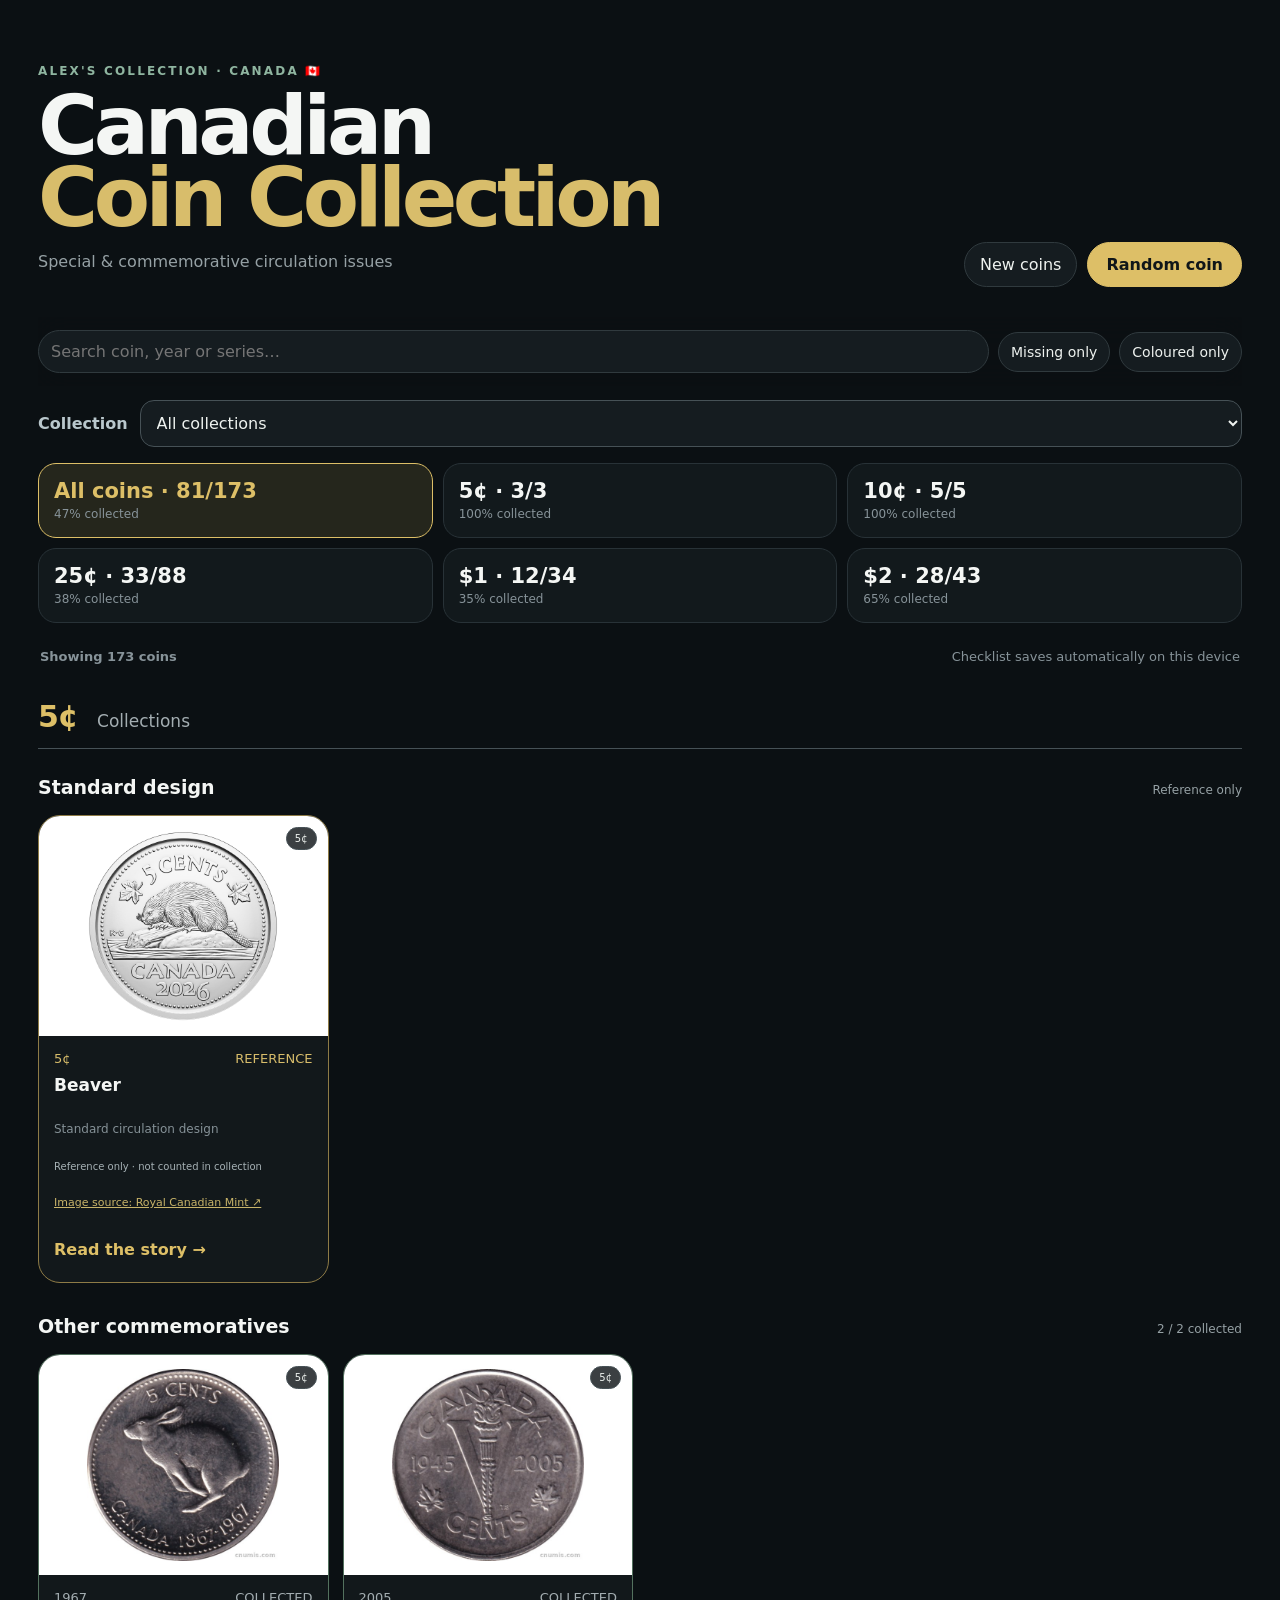
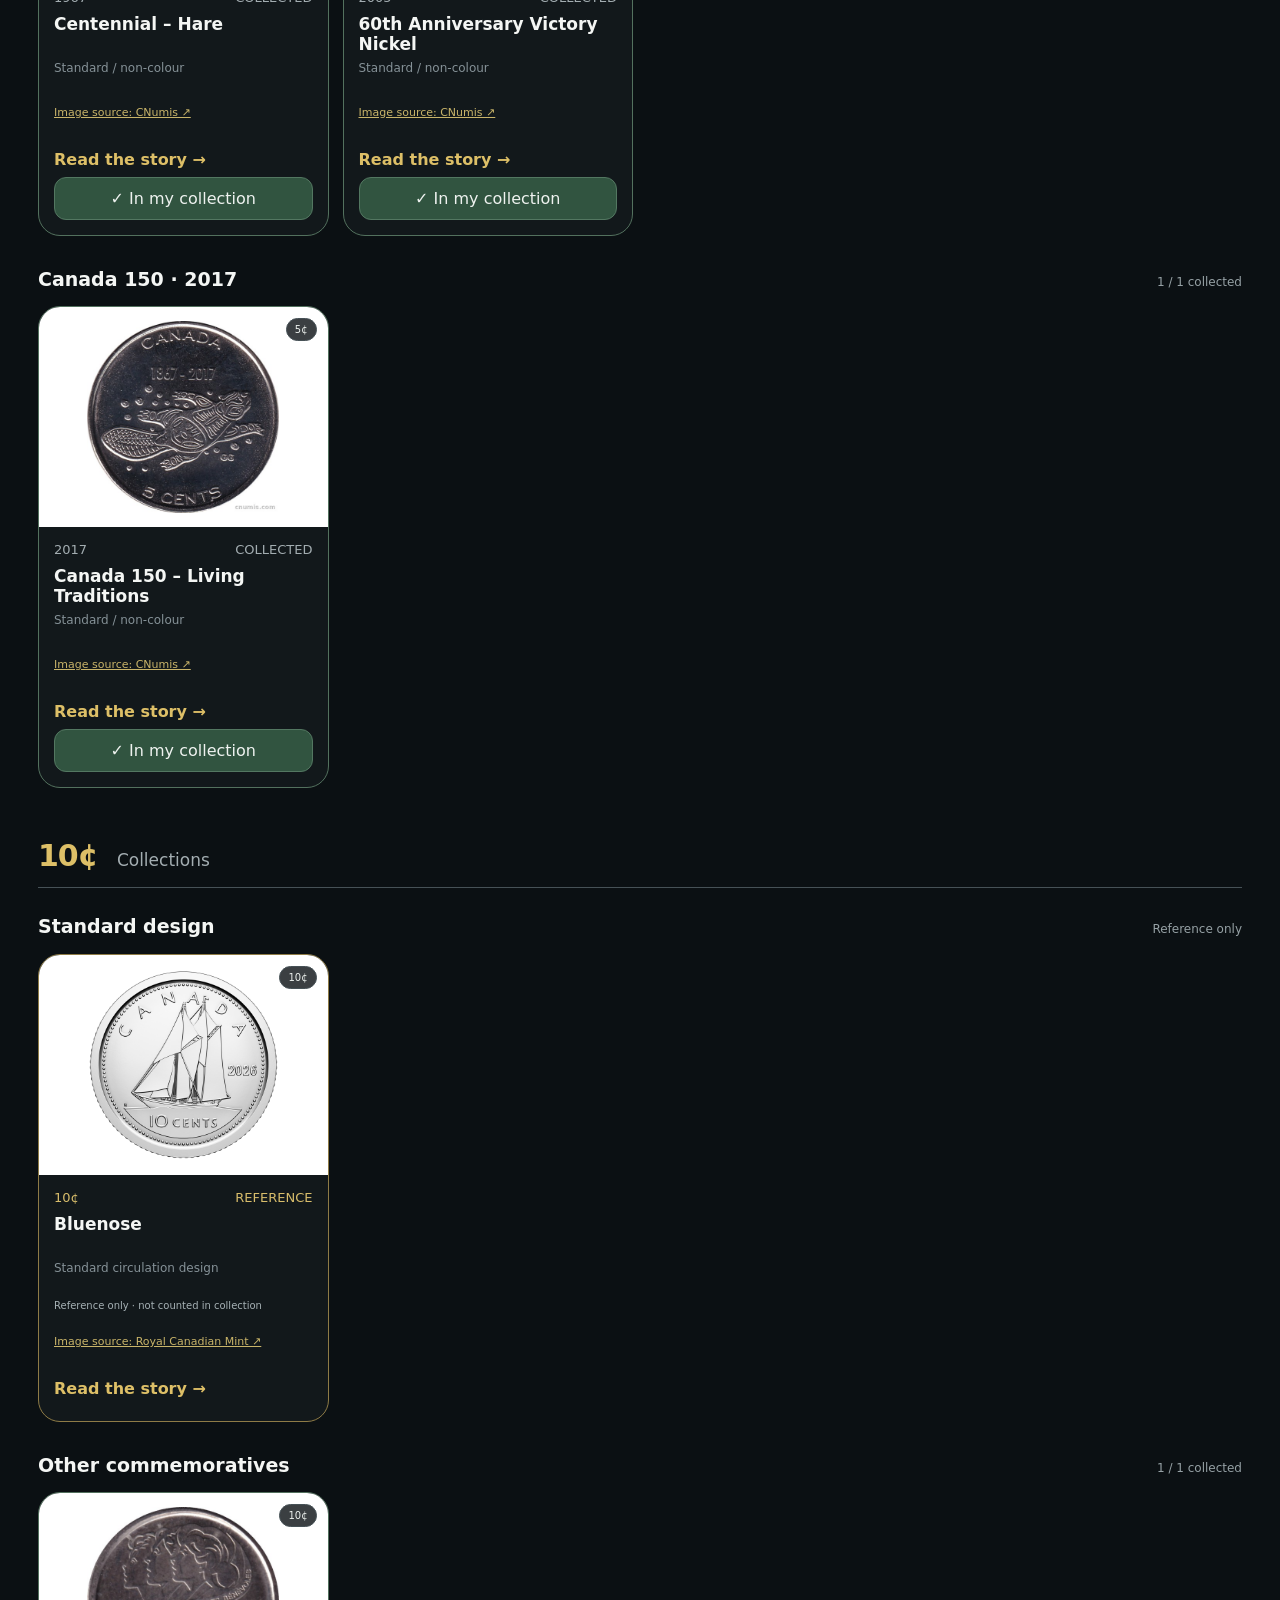
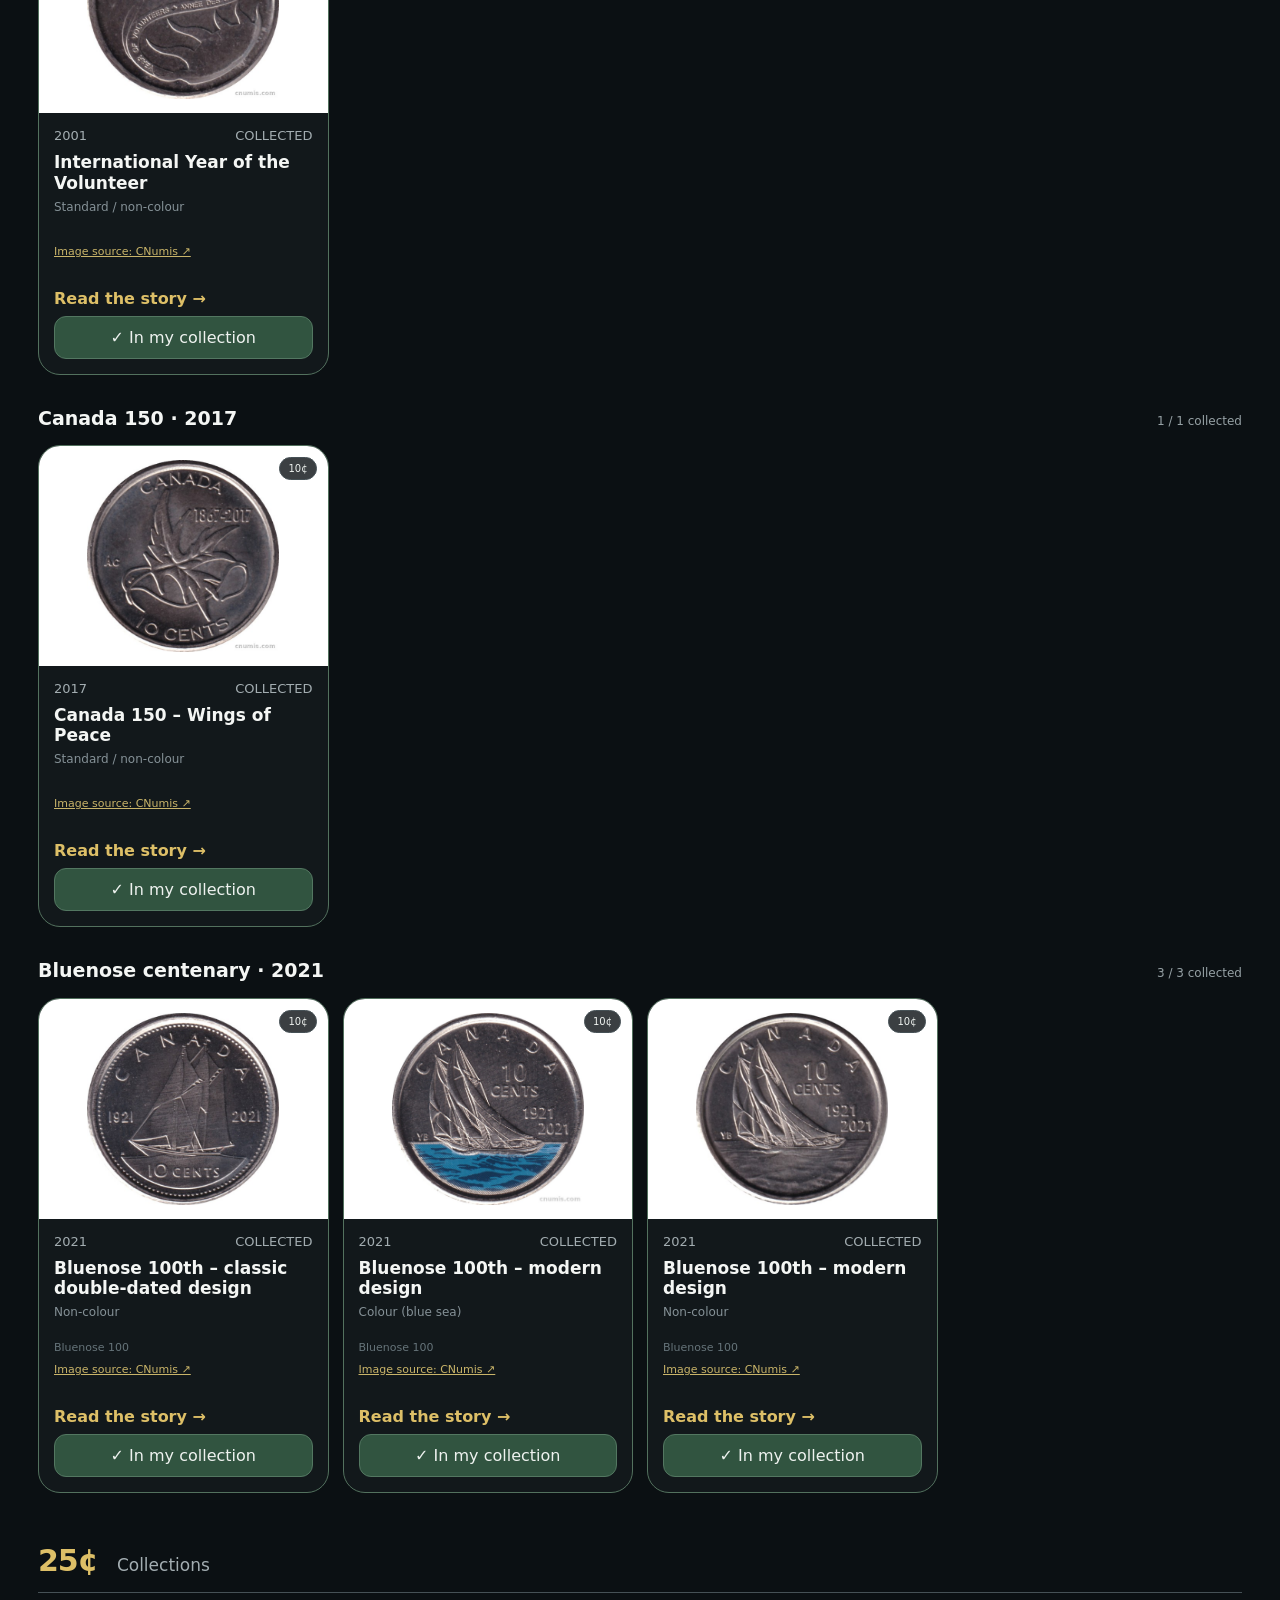
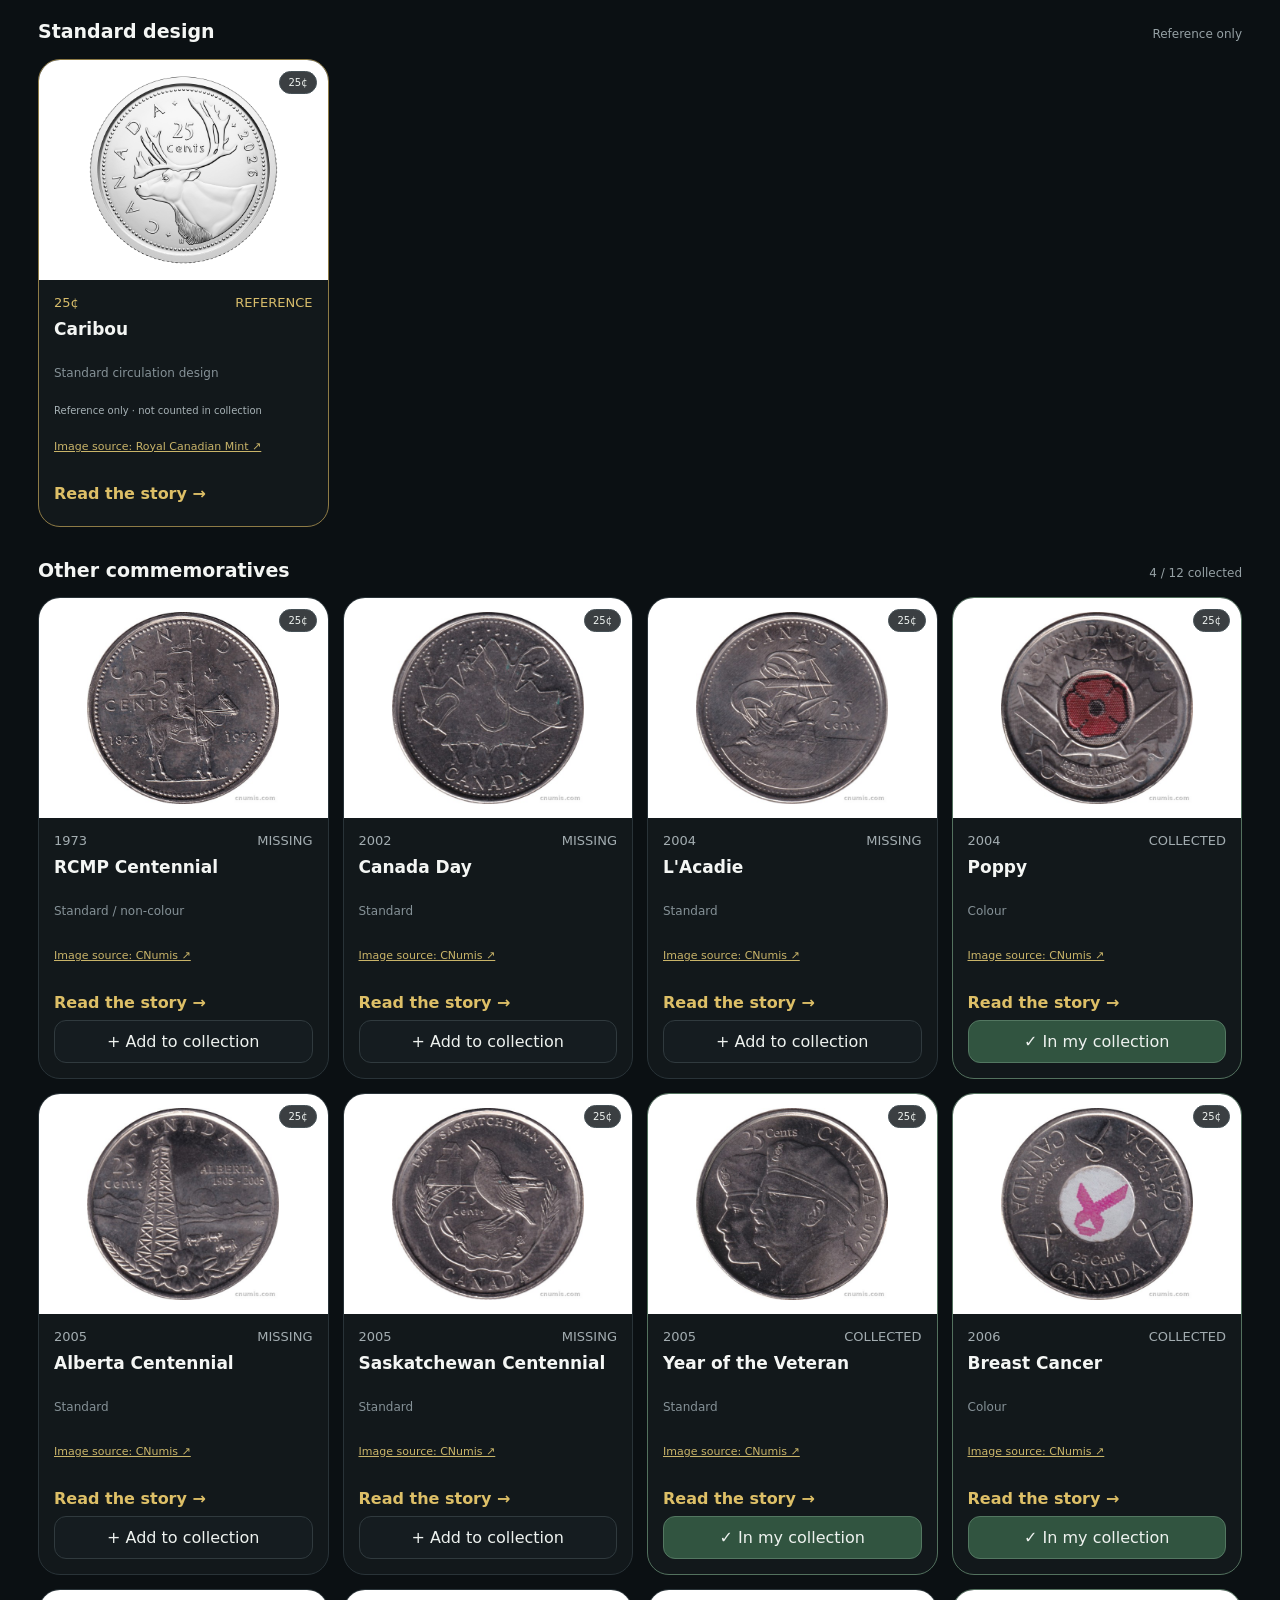
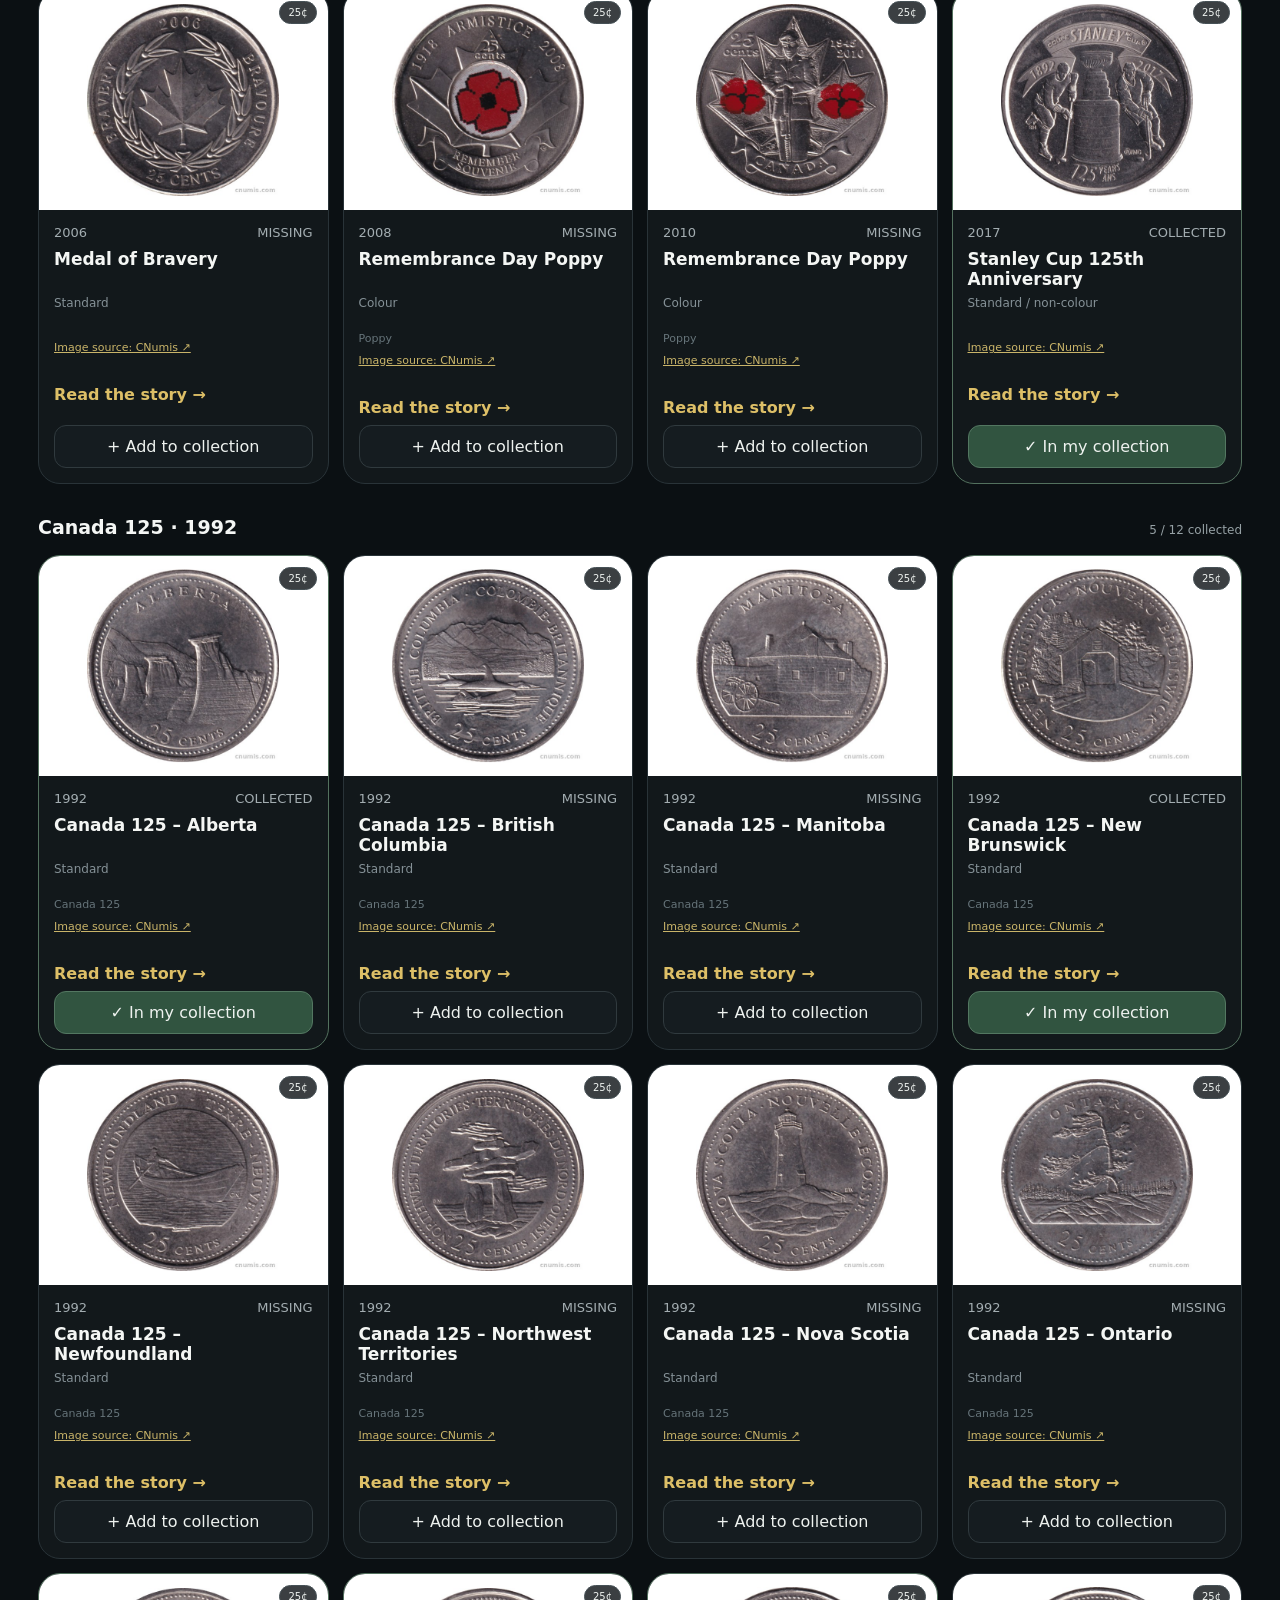
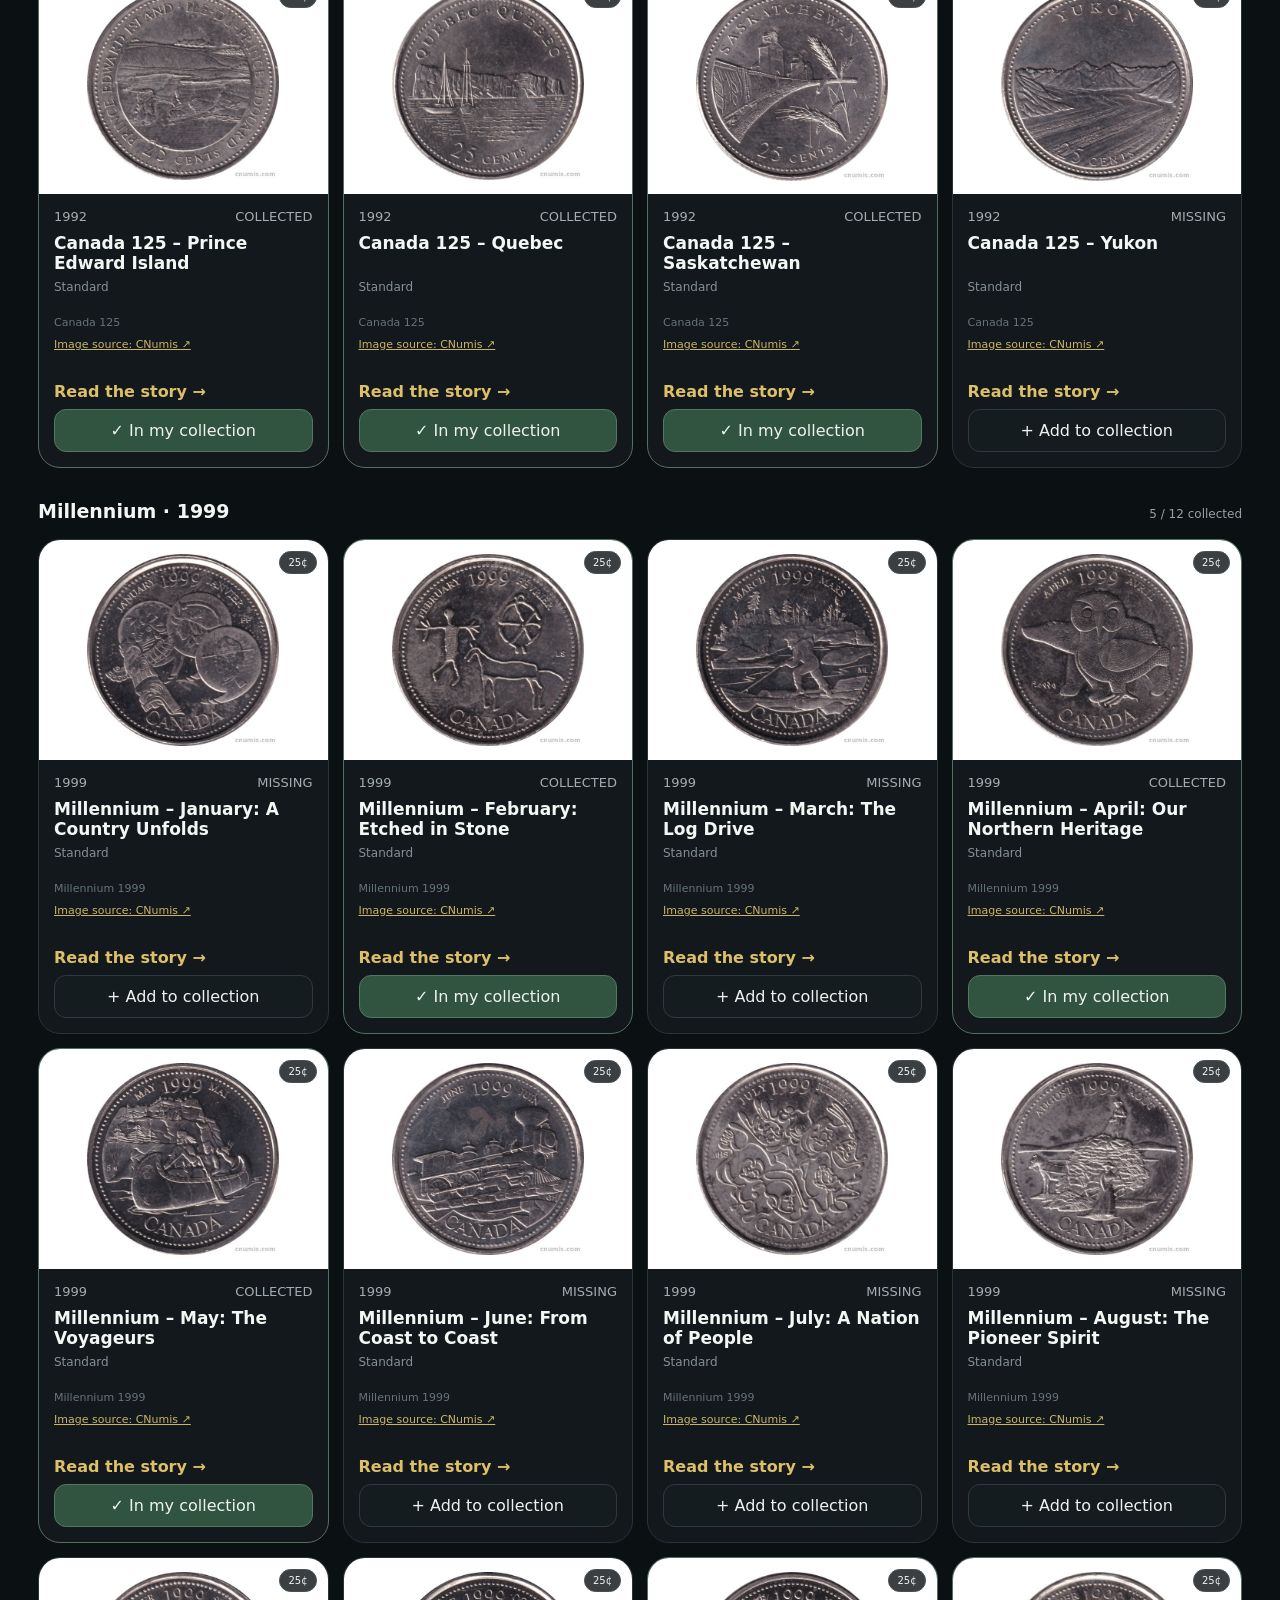
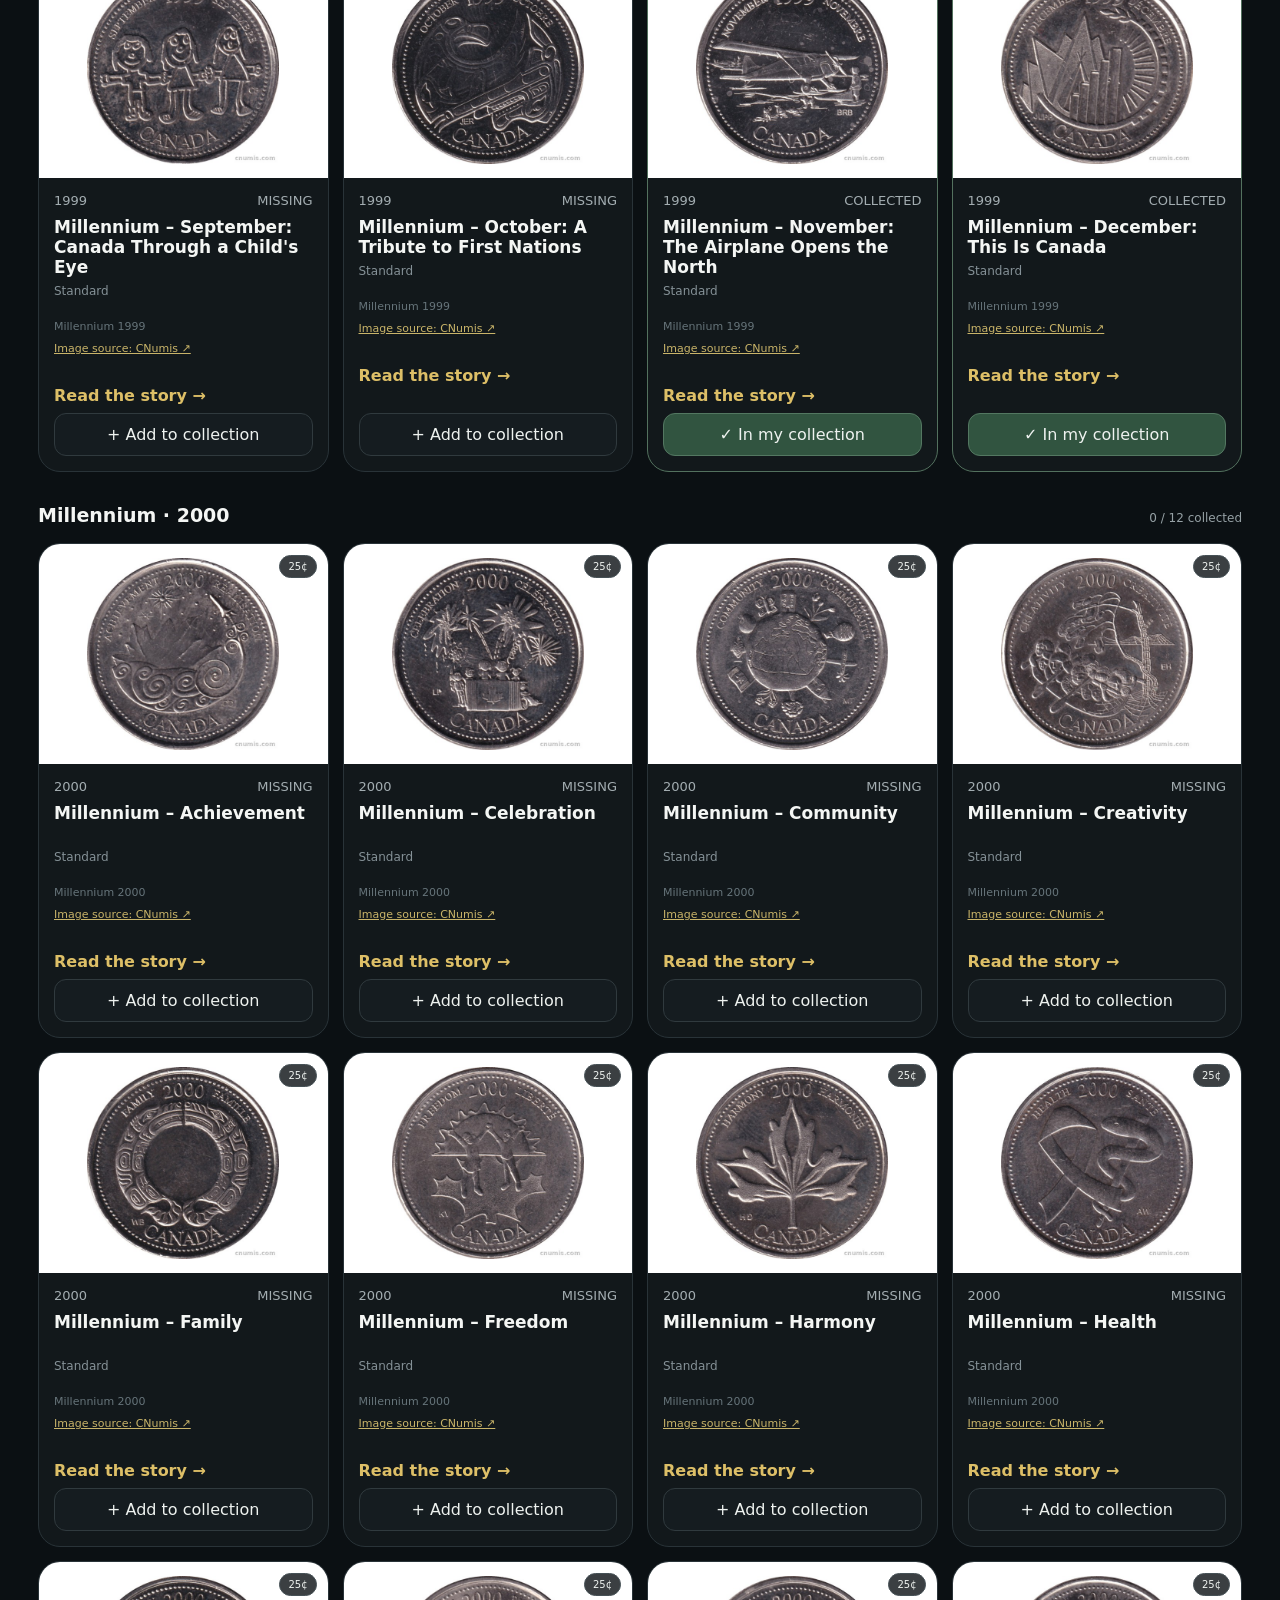
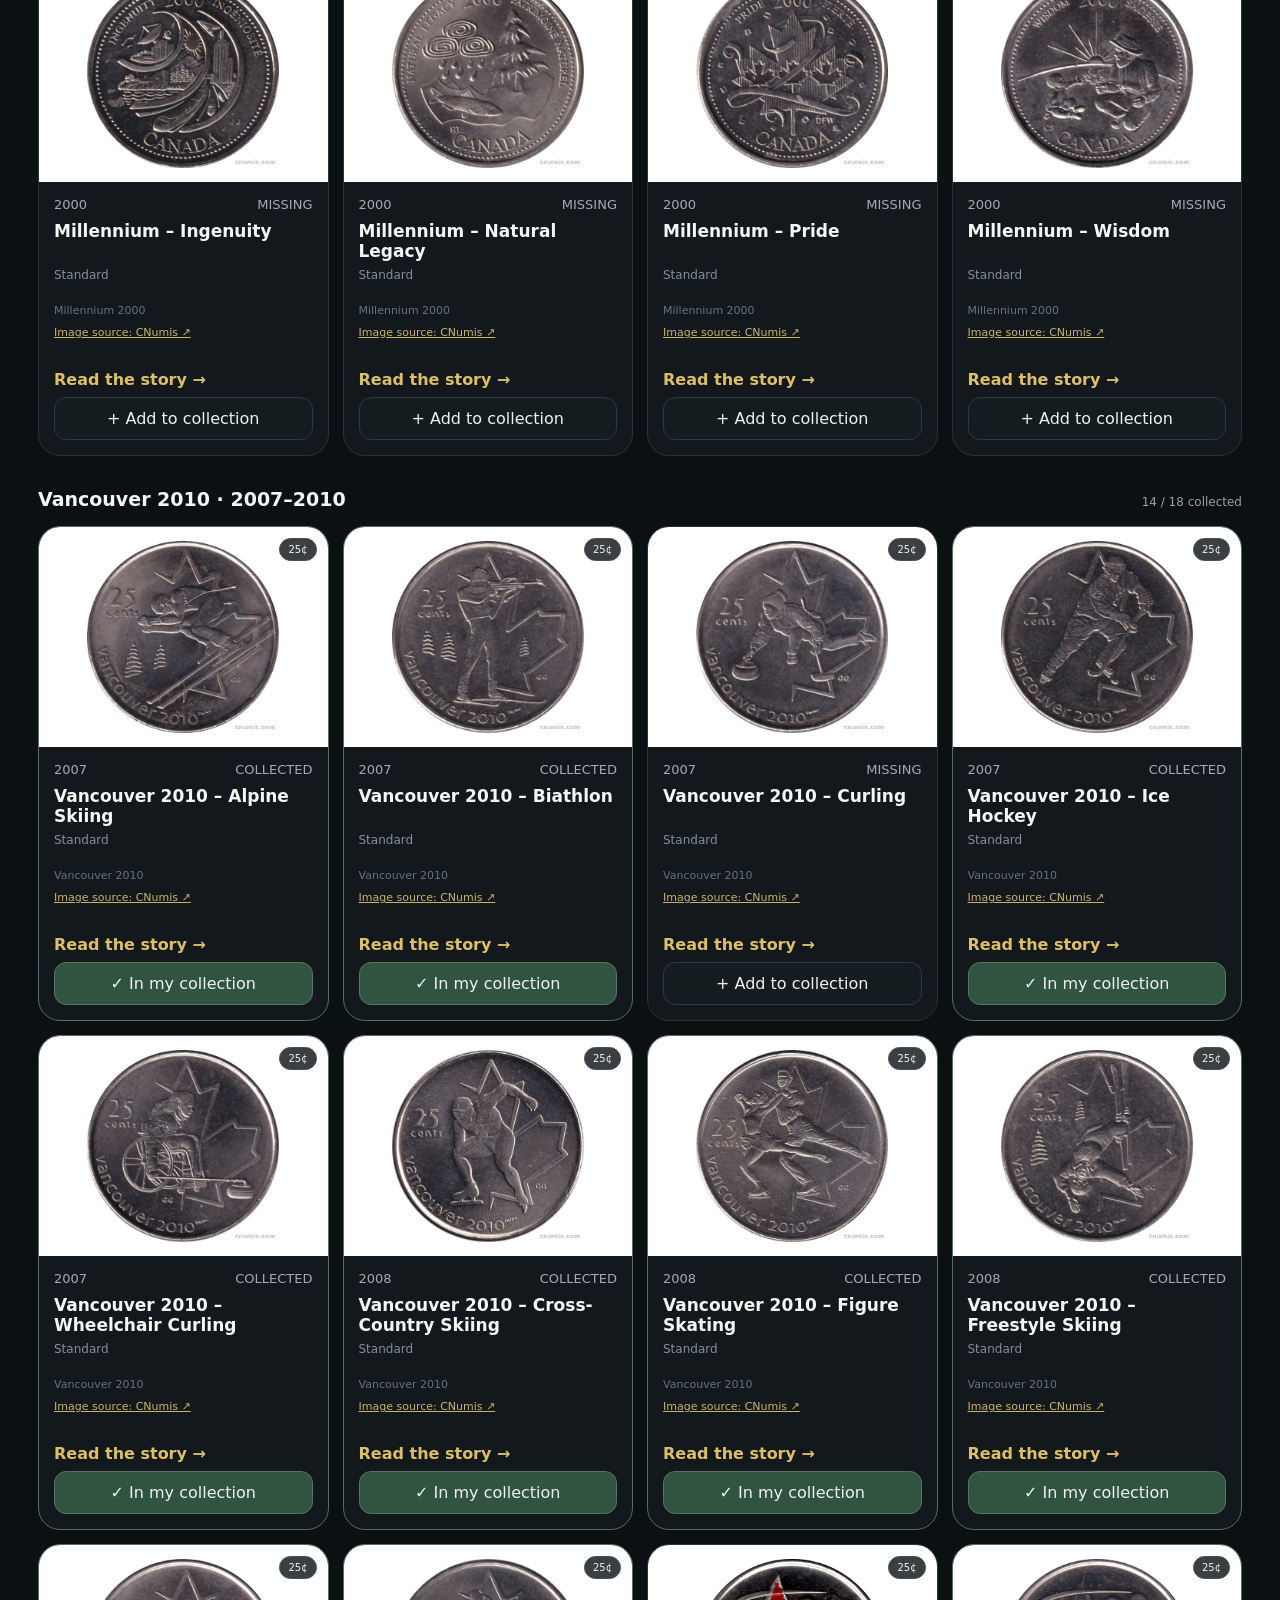
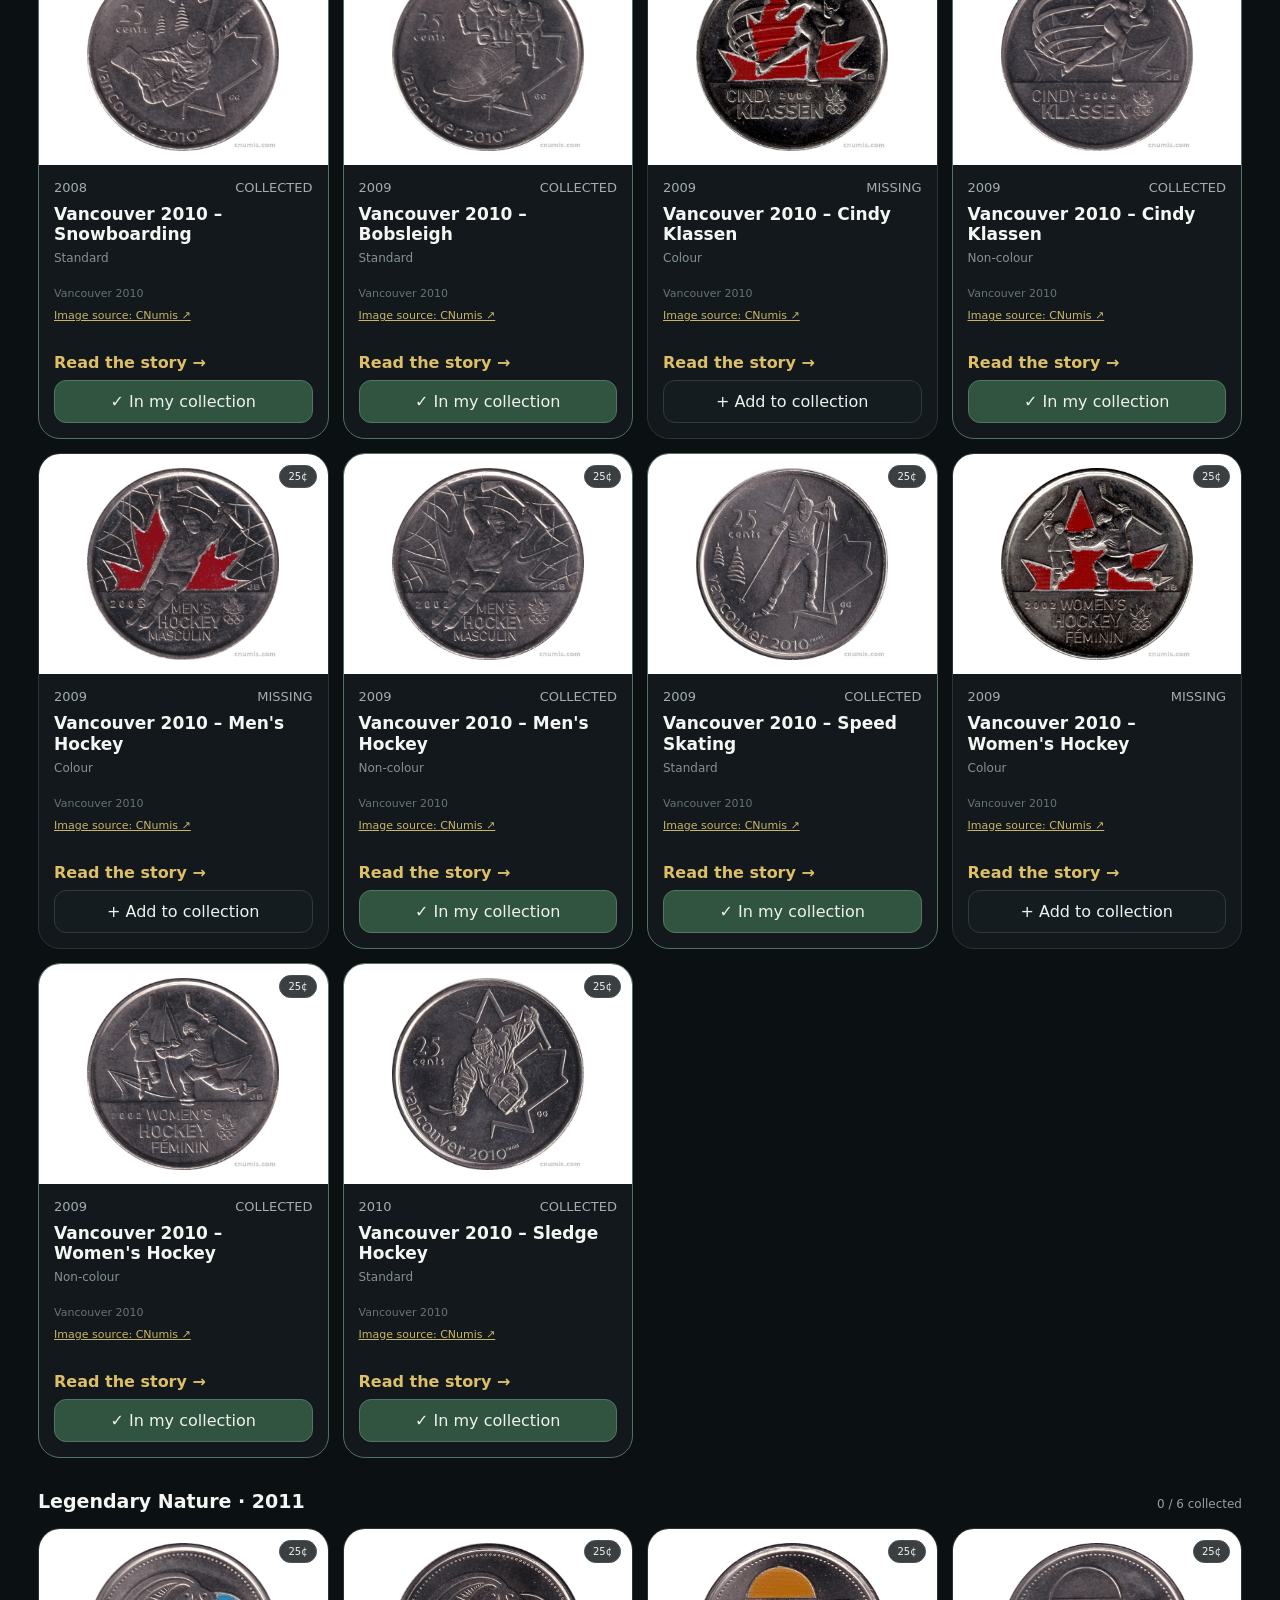
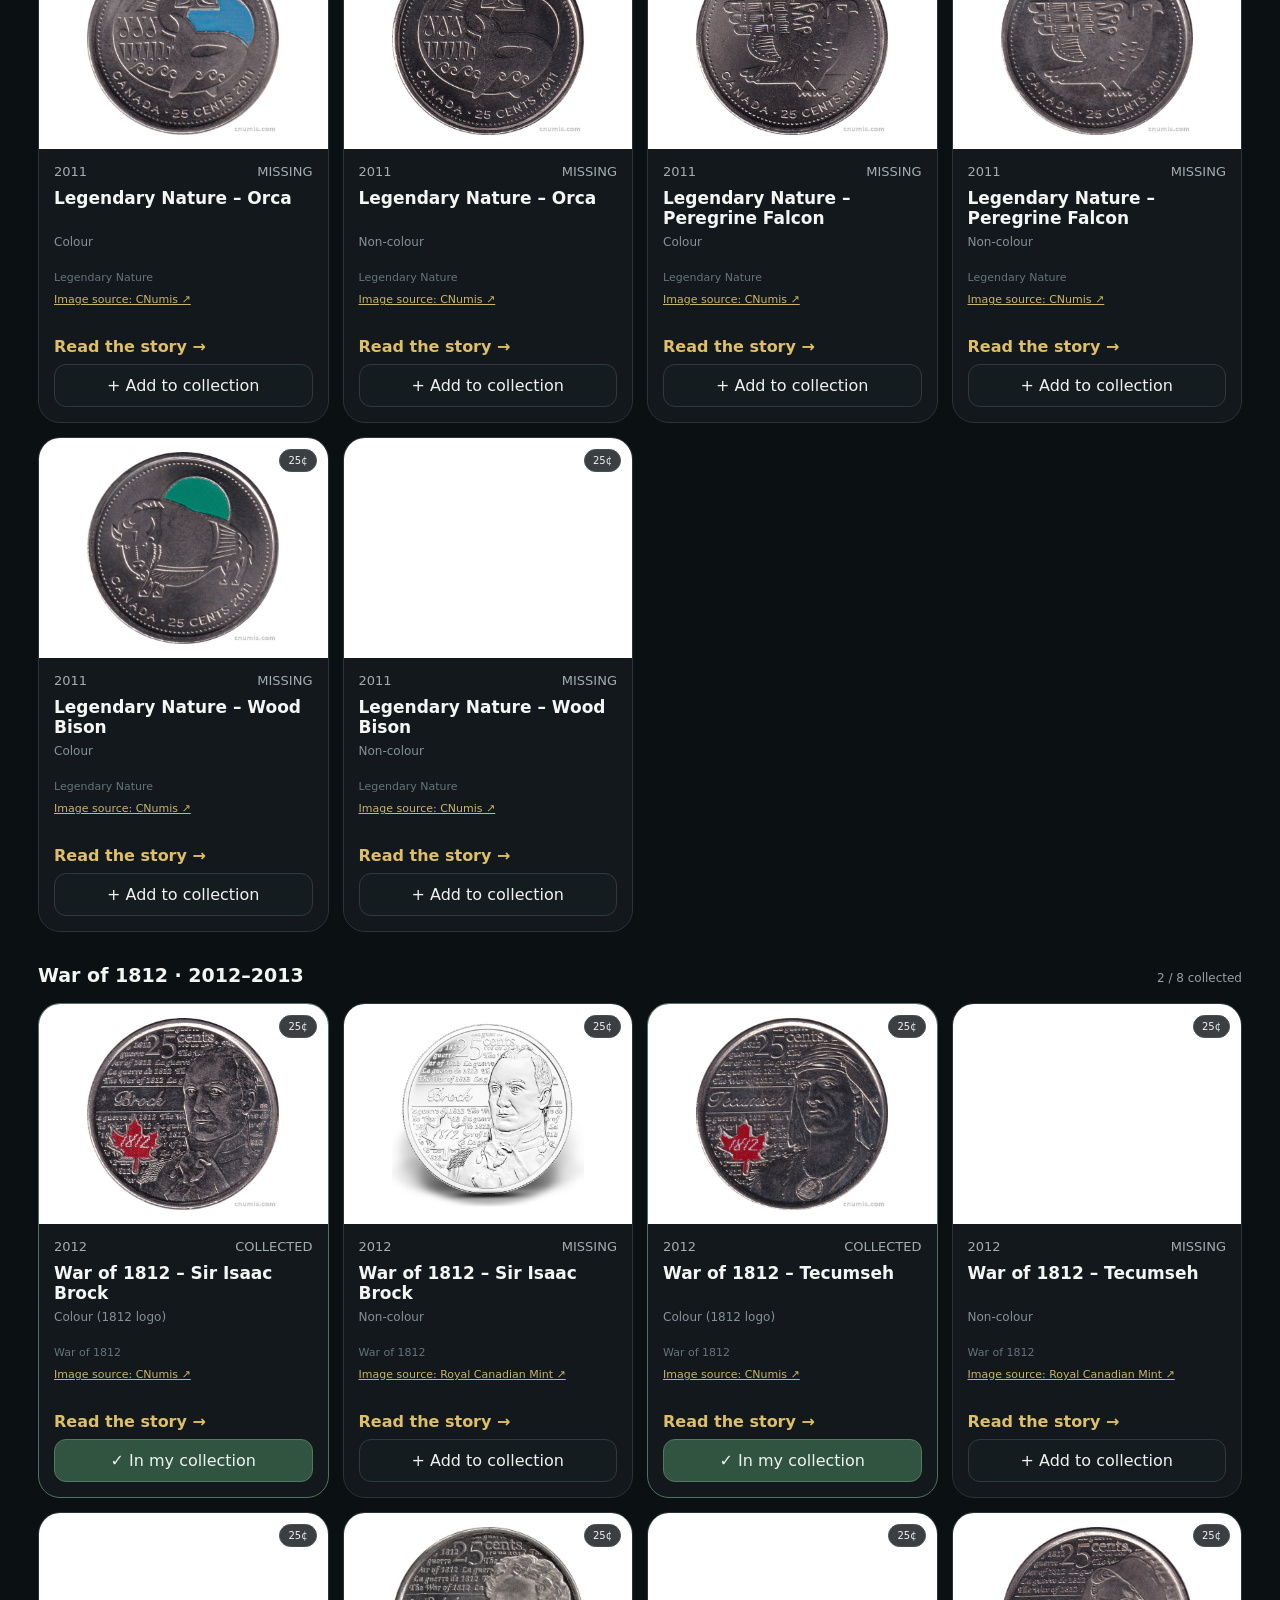
<file: index.html>
<!doctype html><html lang="en"><head><meta charset="utf-8"><meta name="viewport" content="width=device-width,initial-scale=1"><meta name="theme-color" content="#0b1013"><title>Canadian Coin Collection</title><link rel="stylesheet" href="style.css?v=20261102e"><link rel="apple-touch-icon" sizes="180x180" href="apple-touch-icon.png"><link rel="icon" type="image/png" sizes="192x192" href="icon-192.png"><link rel="manifest" href="manifest.webmanifest"><meta name="apple-mobile-web-app-capable" content="yes"><meta name="apple-mobile-web-app-title" content="My Coins"><meta name="apple-mobile-web-app-status-bar-style" content="black-translucent"></head><body><main><header class="hero"><div><div class="eyebrow">ALEX'S COLLECTION · CANADA 🇨🇦</div><h1>Canadian<br><span>Coin Collection</span></h1><p>Special & commemorative circulation issues</p></div><div class="heroAside"><div class="heroButtons"><button id="openNewCoins" aria-controls="newCoinsPanel" aria-expanded="false">New coins <span id="newCoinCount"></span></button><button class="randomButton" id="randomCoin">Random coin</button></div></div></header><section id="newCoinsPanel" class="newCoinsPanel" aria-labelledby="newCoinsTitle" hidden><div class="reviewHeading"><h2 id="newCoinsTitle">New coins</h2><button id="closeNewCoins">Close</button></div><p>Review new Mint releases and choose what to add to your personal checklist. No account needed. Added coins start as Missing.</p><p class="sourceNote">Decisions save in this browser and in your downloaded backup. Exact photographs and detailed stories may still need verification.</p><p id="newCoinsFeedStatus" role="status">Loading the latest check…</p><div id="newCoinReviews"></div><details><summary>Previous decisions</summary><div id="previousCoinReviews"></div></details></section><section class="toolbar"><input id="search" type="search" placeholder="Search coin, year or series…"><button id="missingBtn">Missing only</button><button id="colouredBtn" aria-pressed="false">Coloured only</button></section><section class="collectionToolbar" aria-label="Collection categories"><label for="categorySelect">Collection</label><select id="categorySelect" aria-label="Collection category"></select></section><section class="stats" id="stats" aria-label="Filter by denomination"></section><div class="resultline"><b id="resultCount"></b><span>Checklist saves automatically on this device</span></div><section id="grid" aria-label="Coins grouped by denomination and release"></section><details class="collectionTools"><summary>Saved collection &amp; backups</summary><p>Your added and removed selections save automatically between visits in this browser. Filters are remembered too. Use Sync between devices to connect your phone and computer, or download a backup to transfer your collection.</p><div class="backupActions"><button id="exportCollection">Download backup</button><label class="backupImport" for="importCollection">Restore backup<input id="importCollection" type="file" accept=".json,application/json"></label></div><p>On iPhone: open in Safari, choose Share → Add to Home Screen. Your browser and Home Screen app may use separate storage; connect both with your secret sync link or restore a backup.</p></details><footer>Personal collecting checklist · Photos: CNumis, Wikimedia Commons & Royal Canadian Mint &amp; Imaginaire · <a href="https://cnumis.com/en/catalog/global-images/canada-16" target="_blank" rel="noopener noreferrer">Image use &amp; sources</a> · <span id="catalogueTotal">173</span> checklist entries · 5 standard design references · exact variant photos where available.</footer></main><dialog id="photoDialog" aria-labelledby="photoTitle"><button id="closePhoto" aria-label="Close enlarged image">Close ×</button><h2 id="photoTitle"></h2><p id="photoVariant"></p><div id="photoFrame"><img id="largePhoto" alt=""></div><p><a class="storyLink" id="photoStory">Read the story →</a></p><p><a id="photoSource" target="_blank" rel="noopener noreferrer"></a></p></dialog><div id="saveStatus" role="status" aria-live="polite"></div><script src="data.js?v=20261102e"></script><script src="images.js?v=20261102e"></script><script src="collection.js?v=20261102e"></script><script src="new-coins.js?v=20261102e"></script><script src="categories.js?v=20261102e"></script><script src="app.js?v=20261102e"></script><script src="new-coins-ui.js?v=20261102e"></script><script src="sync.js?v=20261102e"></script><script src="install.js?v=20261102e"></script></body></html>
</file>
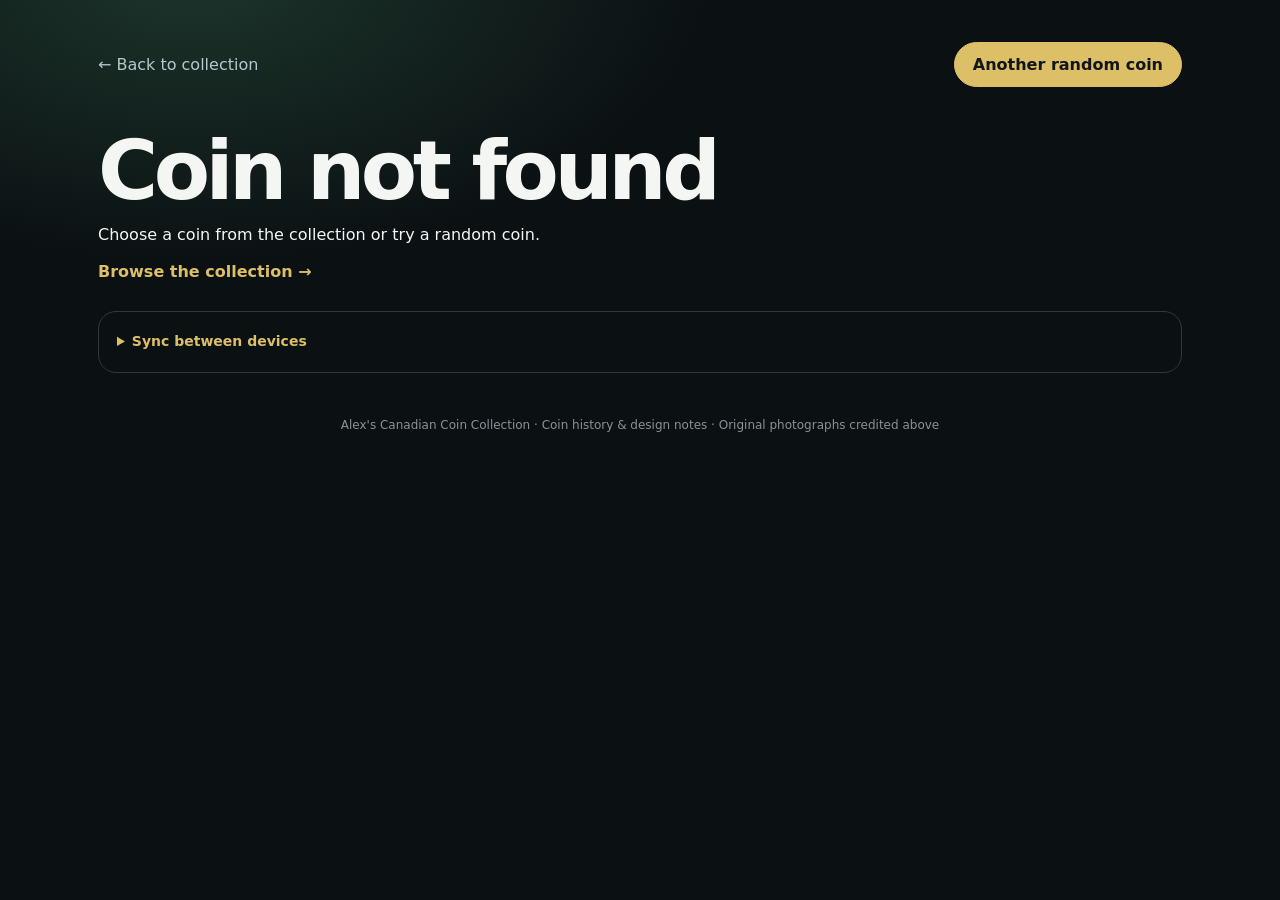
<file: coin.html>
<!doctype html>
<html lang="en">
<head>
<meta charset="utf-8"><meta name="viewport" content="width=device-width,initial-scale=1"><meta name="theme-color" content="#0b1013">
<title>Coin story · Canadian Coin Collection</title><link rel="stylesheet" href="style.css?v=20261102e">
<link rel="apple-touch-icon" sizes="180x180" href="apple-touch-icon.png"><link rel="icon" type="image/png" sizes="192x192" href="icon-192.png"><link rel="manifest" href="manifest.webmanifest"><meta name="apple-mobile-web-app-capable" content="yes"><meta name="apple-mobile-web-app-title" content="My Coins"><meta name="apple-mobile-web-app-status-bar-style" content="black-translucent"></head>
<body><main class="coinPage">
<nav class="detailNav" aria-label="Coin navigation"><a href="index.html">← Back to collection</a><button class="randomButton" id="randomCoin">Another random coin</button></nav>
<article id="coinDetail" hidden>
<header class="detailHeading"><div class="eyebrow" id="coinMeta"></div><h1 id="coinTitle"></h1><p id="coinVariant"></p></header>
<div class="detailLayout"><div class="detailVisual"><div id="detailPhotoFrame"><img id="detailPhoto" alt=""></div><a class="imageSource" id="imageSource" target="_blank" rel="noopener noreferrer"></a><p id="imageNote" class="sourceNote"></p><button class="check" id="collectionButton"></button><p id="collectionStatus" class="sourceNote" role="status"></p></div>
<div class="coinStory"><section><h2>When it appeared</h2><p id="coinIssued"></p></section><section><h2>Why it was issued</h2><p id="coinWhy"></p></section><section><h2>What is on the coin</h2><p id="coinDesign"></p></section><section><h2>This version</h2><p id="coinVersion"></p></section><section id="relatedSection" hidden><h2>Other versions</h2><div id="relatedCoins"></div></section><section><h2>Read more</h2><ul id="storySources"></ul></section></div></div>
</article><section id="notFound" hidden><h1>Coin not found</h1><p>Choose a coin from the collection or try a random coin.</p><a class="storyLink" href="index.html">Browse the collection →</a></section>
<footer>Alex's Canadian Coin Collection · Coin history &amp; design notes · Original photographs credited above</footer>
</main><script src="data.js?v=20261102e"></script><script src="images.js?v=20261102e"></script><script src="stories.js?v=20261102e"></script><script src="collection.js?v=20261102e"></script><script src="new-coins.js?v=20261102e"></script><script src="coin.js?v=20261102e"></script><script src="sync.js?v=20261102e"></script><script src="install.js?v=20261102e"></script></body></html>
</file>
<file: style.css>
:root{color-scheme:dark;font-family:Inter,system-ui,-apple-system,sans-serif;background:#0b1013;color:#f4f6f4}*{box-sizing:border-box}body{margin:0;background:radial-gradient(900px 500px at 15% -5%,#1c352b 0,transparent 58%),#0b1013}main{max-width:1240px;margin:auto;padding:34px 18px 70px}.hero{display:flex;justify-content:space-between;align-items:flex-end;gap:28px;padding:30px 0}.eyebrow{font-size:12px;font-weight:800;letter-spacing:.18em;color:#8fb5a0}h1{font-size:clamp(46px,8vw,82px);line-height:.88;letter-spacing:-.055em;margin:12px 0 18px}h1 span{color:#d8bd6b}.hero p{color:#96a1a5}.overall{width:260px}.big{font-size:26px;font-weight:850}.bar{height:9px;background:#252d31;border-radius:99px;overflow:hidden;margin:11px 0 7px}.bar i{height:100%;display:block;background:#d8bd6b}.toolbar{position:sticky;top:0;z-index:10;display:flex;gap:9px;flex-wrap:wrap;padding:13px 0;background:#0b1013e8;backdrop-filter:blur(16px)}input,button{font:inherit;color:#eef2ef;border:1px solid #303a3e;background:#151c20;border-radius:999px;padding:11px 15px}input{flex:1;min-width:230px}button{cursor:pointer}.filters{display:flex;gap:6px;flex-wrap:wrap}.active{background:#d8bd6b!important;color:#16140d!important;border-color:#d8bd6b!important}.stats{display:grid;grid-template-columns:repeat(5,1fr);gap:10px;margin:16px 0 26px}.stat{border:1px solid #283237;background:#12191c;border-radius:18px;padding:15px}.stat b{font-size:21px;display:block}.stat small,.resultline,footer{color:#879399}.resultline{display:flex;justify-content:space-between;font-size:13px;margin:0 2px 13px}.grid{display:grid;grid-template-columns:repeat(auto-fill,minmax(230px,1fr));gap:14px}.card{border:1px solid #293338;background:#12181b;border-radius:22px;overflow:hidden}.card.owned{border-color:#53715e}.visual{height:178px;display:grid;place-items:center;position:relative;background:radial-gradient(circle,#c9c6b8 0 29%,#85867f 30% 32%,#1d2528 33%)}.missing .visual{filter:grayscale(1);opacity:.62}.coinmark{width:108px;height:108px;border-radius:50%;display:grid;place-items:center;text-align:center;background:radial-gradient(circle at 40% 35%,#e2dfd1,#aaa89e 58%,#777a76);border:4px double #777a75;color:#383a37;font-weight:900;font-size:22px}.coinmark small{display:block;font-size:11px}.body{padding:15px}.meta{display:flex;justify-content:space-between;color:#a3adb1;font-size:13px}.body h3{font-size:17px;line-height:1.18;margin:9px 0 7px;min-height:40px}.variant{color:#859197;font-size:12px;min-height:30px}.series{font-size:11px;color:#66747a;margin-top:6px}.check{width:100%;border-radius:12px;margin-top:13px}.owned .check{background:#315440;border-color:#537761}.tag{position:absolute;top:11px;right:11px;background:#0b1013cc;border:1px solid #465156;padding:5px 8px;border-radius:999px;font-size:10px}footer{text-align:center;font-size:12px;margin-top:45px}@media(max-width:720px){.hero{display:block}.overall{width:100%;margin-top:24px}.stats{grid-template-columns:repeat(2,1fr)}.grid{grid-template-columns:repeat(2,minmax(0,1fr));gap:9px}.visual{height:145px}.coinmark{width:88px;height:88px;font-size:18px}.body{padding:12px}.body h3{font-size:14px}}@media(max-width:410px){.grid{grid-template-columns:1fr}}/* Keep missing coins fully coloured so variants remain identifiable. */
.missing .visual{filter:none;opacity:1}.visual{width:100%;border:0;border-radius:0;background:#fff;height:200px;padding:10px 22px 22px;position:relative}.coinPhoto{width:100%;height:100%;object-fit:contain}.photoButton:hover .zoomHint{color:#16140d;background:#d8bd6b}.zoomHint{position:absolute;bottom:4px;left:50%;transform:translateX(-50%);white-space:nowrap;font-size:11px;color:#eee;background:#182124e8;border-radius:99px;padding:4px 10px}.imageSource{display:block;font-size:11px;color:#c9b469;margin-top:9px}.sourceFallback{color:#d8bd6b;background:#1b2529;text-align:center;text-decoration:none;font-size:15px;line-height:1.5}.sourceFallback small{display:block;font-size:10px;color:#a6b1b5;margin-top:8px}.sourceNote{display:block;font-size:10px;color:#a6b1b5;line-height:1.5;margin-top:7px}a{color:#d8bd6b}button:focus-visible,a:focus-visible,input:focus-visible{outline:3px solid #d8bd6b;outline-offset:3px}dialog{color:#eef2ef;background:#12191c;border:1px solid #53715e;border-radius:20px;width:min(90vw,820px);max-height:92vh;padding:20px;overflow:auto}dialog::backdrop{background:#000b;backdrop-filter:blur(5px)}dialog h2{font-size:20px;padding-right:90px}dialog p{font-size:13px;color:#a6b1b5}#largePhoto{display:block;width:100%;max-height:65vh;object-fit:contain;background:white}#closePhoto{position:absolute;right:12px;top:12px;padding:7px 12px}#saveStatus:not(:empty){position:fixed;bottom:10px;left:10px;background:#1b2529;border:1px solid #d8bd6b;padding:12px;z-index:20;max-width:90vw}.empty{color:#a6b1b5}@media(max-width:720px){.visual{height:165px;padding:9px 10px 22px}.zoomHint{font-size:9px}.resultline{gap:10px}.resultline span{max-width:48%}.tag{top:5px;right:5px}}

/* Constrain the image independently of grid intrinsic sizing. */
.card{display:flex;flex-direction:column;min-width:0}
.card .visual{display:block;flex:0 0 auto;box-sizing:border-box;position:relative;width:100%;height:220px;padding:0;overflow:hidden;isolation:isolate}
.card .coinPhoto{position:absolute;inset:0;display:block;box-sizing:border-box;width:100%;height:100%;max-width:100%;max-height:100%;min-width:0;min-height:0;object-fit:contain;padding:14px;margin:0}
.card .tag{z-index:1;pointer-events:none}
.zoomHint{display:none!important}
.photoButton{cursor:zoom-in}
.card .body{display:flex;flex-direction:column;flex:1;min-width:0}
.card .check{margin-top:auto}
.card .imageSource{margin-bottom:13px}
.card .sourceNote{margin-bottom:13px}
.card .sourceFallback{display:flex;align-items:center;justify-content:center;padding:24px}
@media(max-width:720px){.card .visual{height:185px}.card .coinPhoto{padding:12px}}


/* Clip original two-sided photographs to the commemorative reverse. */
.card .coinCrop{position:absolute;top:50%;left:50%;transform:translate(-50%,-50%);width:min(calc(100% - 28px),192px);aspect-ratio:var(--crop-ratio);overflow:hidden;background:white}
.card .coinCrop .coinPhoto,#photoFrame.cropped #largePhoto{inset:auto;left:var(--image-left);top:var(--image-top);width:var(--image-width);height:var(--image-height);max-width:none;max-height:none;object-fit:fill;padding:0;position:absolute}
#photoFrame.cropped{position:relative;overflow:hidden;width:min(100%,65vh);aspect-ratio:var(--crop-ratio);margin:auto;background:white}
.card.reference{border-color:#8e7b46}.reference .meta{color:#d8bd6b}
@media(max-width:720px){.card .coinCrop{width:min(calc(100% - 24px),161px)}}

/* Coin histories share the checklist's colour palette and original photographs. */
.heroAside{display:flex;flex-direction:column;align-items:flex-end;gap:22px}
.randomButton{background:var(--gold,#ddbf67);color:#101619;border:1px solid #ddbf67;font-weight:700;padding:12px 18px;border-radius:999px;cursor:pointer;white-space:nowrap}
.randomButton:hover{background:#edcf77}.randomButton:focus-visible,.storyLink:focus-visible,.detailNav a:focus-visible,.relatedLink:focus-visible{outline:3px solid #ddbf67;outline-offset:5px}
.storyLink{display:block;color:#ddbf67;text-decoration:none;font-weight:600;margin:18px 0 8px}.storyLink:hover{text-decoration:underline}
.coinPage{max-width:1120px}.detailNav{display:flex;align-items:center;justify-content:space-between;gap:20px;margin:8px 0 48px}.detailNav a{color:#b9c7cc;text-decoration:none}.detailNav a:hover{color:#ddbf67}
.detailHeading{margin-bottom:30px}.detailHeading h1{font-size:clamp(30px,5vw,54px);line-height:1.12;max-width:900px;margin:14px 0}.detailHeading p{color:#a8b8be;font-size:18px}
.detailLayout{display:grid;grid-template-columns:minmax(0,1fr) minmax(0,1fr);gap:48px;align-items:start}.detailVisual{position:sticky;top:24px}.detailVisual .check{width:100%;margin-top:22px}.detailVisual .check.collected{background:#305643;border-color:#61846b}
#detailPhotoFrame{background:#fff;border:1px solid #d7dee2;border-radius:24px;overflow:hidden;min-height:0;aspect-ratio:1;position:relative;display:grid;place-items:center}
#detailPhoto{width:100%;height:100%;max-height:550px;object-fit:contain;padding:24px}
#detailPhotoFrame.cropped{aspect-ratio:var(--crop-ratio);border:24px solid #fff}
#detailPhotoFrame.cropped #detailPhoto{position:absolute;width:var(--image-width);height:var(--image-height);left:var(--image-left);top:var(--image-top);max-width:none;max-height:none;object-fit:fill;padding:0}
.coinStory section{margin:0 0 30px}.coinStory h2{font-size:18px;margin:0 0 10px;color:#ddbf67}.coinStory p{line-height:1.75;color:#d1dadc;margin:0}.coinStory ul{padding-left:20px;line-height:1.8}.coinStory a{color:#ddbf67}.relatedLink{display:block;margin:8px 0}.detailVisual .imageSource{display:block;margin-top:16px}
[hidden]{display:none!important}
@media(max-width:700px){.heroAside{align-items:flex-start;width:100%;gap:18px}.heroAside .overall{width:100%}.detailNav{margin-bottom:28px;gap:12px;font-size:14px}.detailNav .randomButton{padding:10px 12px;font-size:13px}.detailLayout{grid-template-columns:1fr;gap:32px}.detailVisual{position:static}.detailHeading h1{font-size:32px}#detailPhotoFrame{max-width:470px;margin:auto}.coinStory section{margin-bottom:26px}}

/* Release categories live inside each denomination; references stay first. */
.collectionToolbar{display:flex;align-items:center;gap:12px;margin:14px 0;flex-wrap:wrap}
.collectionToolbar label{color:#b9c7cc;font-weight:600}
.collectionToolbar select{font:inherit;color:#eef2ef;background:#151c20;border:1px solid #465156;border-radius:14px;padding:12px;max-width:100%;flex:1;min-width:200px}
.collectionToolbar select:focus-visible{outline:3px solid #d8bd6b;outline-offset:3px}
.denominationSection{margin:35px 0 50px;min-width:0}
.denominationHeading{font-size:30px;letter-spacing:-.035em;color:#ddbf67;padding-bottom:14px;border-bottom:1px solid #465156;margin:0 0 25px}
.denominationHeading span{font-size:17px;color:#a3adb1;letter-spacing:0;font-weight:500;margin-left:10px}
.releaseGroup{margin:0 0 30px;min-width:0}
.releaseHeading{font-size:19px;line-height:1.4;display:flex;align-items:baseline;justify-content:space-between;gap:12px;margin:0 0 14px;flex-wrap:wrap}
.releaseHeading small{font-size:12px;color:#96a1a5;font-weight:500;white-space:nowrap}
.coinGrid{display:grid;grid-template-columns:repeat(auto-fill,minmax(230px,1fr));gap:14px}
.collectionTools{border:1px solid #303a3e;border-radius:18px;padding:18px;margin:30px 0;color:#a6b1b5;font-size:14px;line-height:1.7}
.collectionTools summary{cursor:pointer;color:#ddbf67;font-weight:600}
.backupActions{display:flex;gap:12px;flex-wrap:wrap}.backupImport{border:1px solid #465156;border-radius:999px;padding:11px 15px;cursor:pointer;color:#eef2ef;display:inline-block}.backupImport input{display:block;width:100%;min-width:0;font-size:12px;margin-top:7px;max-width:240px}
#saveStatus:empty{display:none}#saveStatus:not(:empty){max-width:min(90vw,440px)}
@media(max-width:720px){.coinGrid{grid-template-columns:repeat(2,minmax(0,1fr));gap:9px}.heroAside{gap:14px}.heroAside .overall{margin-top:0}.releaseHeading{font-size:17px}.denominationHeading{font-size:26px}}
@media(max-width:410px){.coinGrid{grid-template-columns:1fr}}

.heroButtons{display:flex;gap:10px;flex-wrap:wrap;justify-content:flex-end}.newCoinsPanel{border:1px solid #53715e;background:#12191c;border-radius:22px;padding:22px;margin:16px 0 28px;scroll-margin-top:15px}.reviewHeading{display:flex;align-items:center;justify-content:space-between;gap:15px}.reviewHeading h2{color:#ddbf67;margin:0;font-size:27px;scroll-margin-top:140px}.newCoinsPanel p{line-height:1.6;color:#b9c7cc}.newCoinsPanel details{margin-top:20px}.newCoinsPanel summary{cursor:pointer;color:#ddbf67}.reviewCard{border-top:1px solid #465156;padding-top:20px;margin-top:22px}.reviewCard h3{font-size:19px;line-height:1.5}.reviewCard>img{width:100%;max-width:400px;height:220px;object-fit:contain;background:white;border-radius:15px}.reviewCard form{max-width:660px;margin-top:20px;display:grid;gap:16px}.reviewCard label{display:grid;gap:8px;color:#b9c7cc;font-size:14px}.reviewCard input,.reviewCard select{min-width:0;width:100%;border-radius:12px;font:inherit;color:#eef2ef;background:#151c20;border:1px solid #465156;padding:12px}.reviewFields{display:grid;grid-template-columns:1fr 1fr;gap:14px}.reviewCard .reviewConfirm{display:flex;align-items:flex-start;gap:12px;line-height:1.6}.reviewConfirm input{flex:0 0 auto;width:20px;height:20px;margin-top:3px;accent-color:#ddbf67}.reviewActions{display:flex;gap:12px;flex-wrap:wrap}.reviewMessage{color:#ddbf67!important}.previousRelease{display:flex;gap:14px;justify-content:space-between;align-items:center;border-top:1px solid #303a3e;padding:14px 0}.previousRelease span{font-size:13px;line-height:1.6}.previousRelease button{flex-shrink:0;font-size:12px}.reviewEmpty{padding:15px 0}#newCoinCount{color:#ddbf67}@media(max-width:720px){.heroButtons{justify-content:flex-start}.newCoinsPanel{padding:16px}.previousRelease{flex-wrap:wrap}}

/* Progress cards are the denomination filters; keep the search controls on one row. */
.toolbar{flex-wrap:nowrap;align-items:center}.toolbar input[type=search]{width:0;min-width:0;flex:1 1 0;padding:11px 12px}.toolbar>button{flex:0 0 auto;white-space:nowrap;font-size:14px;padding:11px 12px}.stats{grid-template-columns:repeat(3,minmax(0,1fr))}.stats .stat{font:inherit;color:inherit;text-align:left;white-space:normal;cursor:pointer;border-radius:18px;min-width:0}.stats .stat:hover{border-color:#8e7b46}.stats .stat.selected{border-color:#ddbf67;background:#25261c}.stats .stat.selected b{color:#ddbf67}.stats .stat b{font-size:clamp(17px,2vw,21px)}.stats .stat small{font-size:12px}@media(max-width:720px){.stats{grid-template-columns:repeat(2,minmax(0,1fr))}.toolbar{gap:6px}.toolbar>button{font-size:12px;padding:11px 9px}.toolbar input[type=search]{font-size:13px;padding:11px 10px}}@media(max-width:350px){.toolbar>button{font-size:10px;padding:11px 6px}.toolbar input[type=search]{font-size:12px;padding:11px 7px}}
.syncLinkLabel{display:grid;gap:8px;margin:18px 0;color:#b9c7cc}.syncLinkLabel input{width:100%;min-width:0;max-width:100%;font-size:13px;border-radius:12px}.collectionTools>button{margin:8px 8px 8px 0}#syncStatus{color:#ddbf67;overflow-wrap:anywhere}

#syncPanel{scroll-margin-top:150px}
</file>
